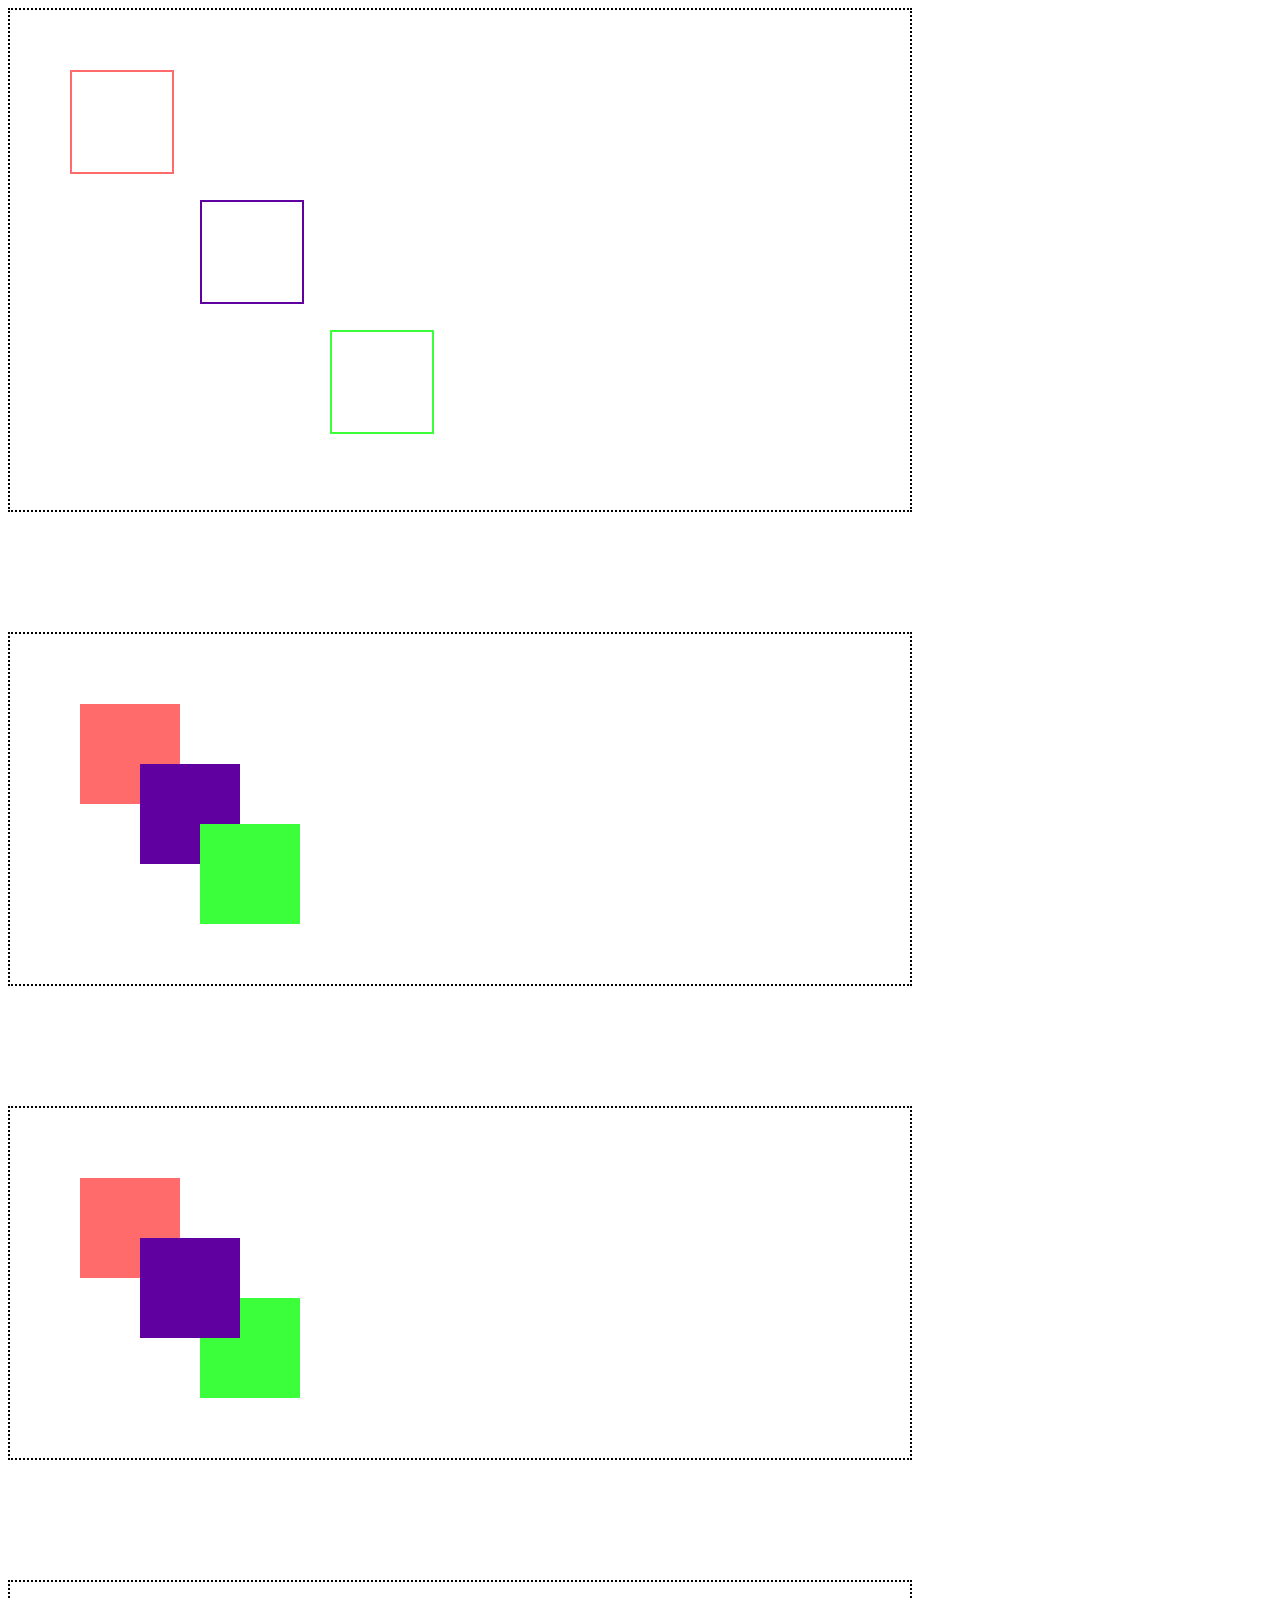
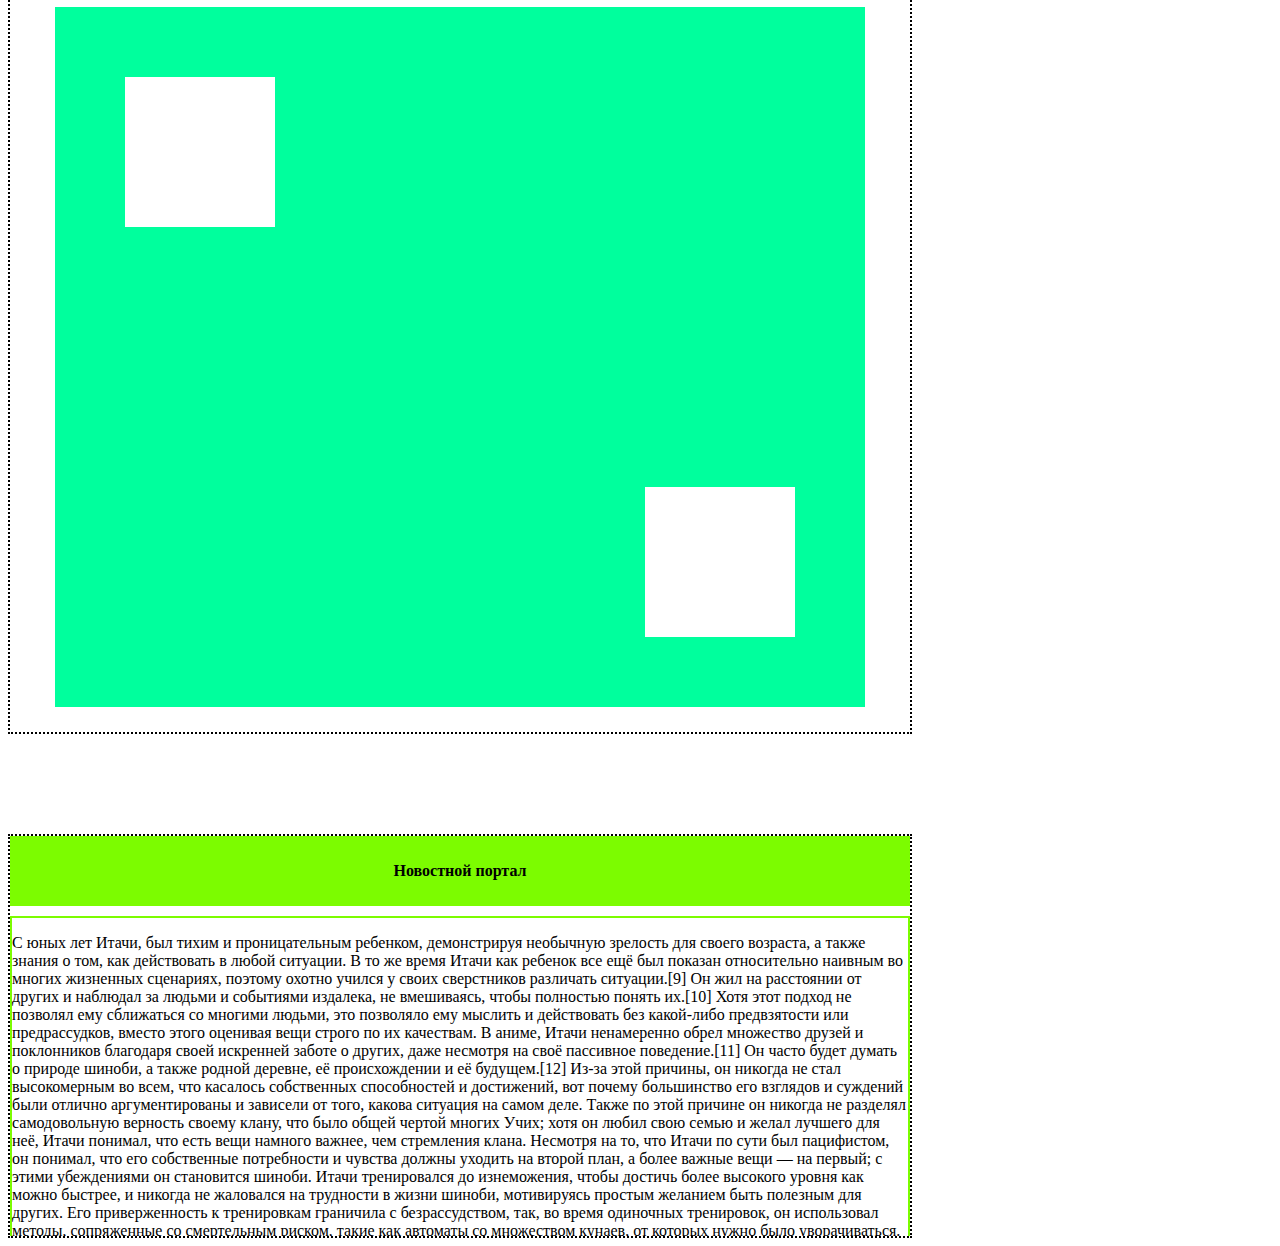
<file: position/index.html>
<!DOCTYPE html>
<html lang="en">
<head>
    <meta charset="UTF-8">
    <meta http-equiv="X-UA-Compatible" content="IE=edge">
    <meta name="viewport" content="width=device-width, initial-scale=1.0">
    <title>lab 4</title>
    <link rel="stylesheet" href="css/style.css">
</head>
<body>
    <div class="kub">
        <div class="red"></div>
        <div class="purple"></div>
        <div class="green"></div>
    </div>


    <div class="pustota"></div>
    <div class="kub2">
        <div class="red2"></div>
        <div class="purple2"></div>
        <div class="green2"></div>
    </div>

    
    <div class="pustota2"></div>
    <div class="kub3">
        <div class="red3"></div>
        <div class="purple3"></div>
        <div class="green3"></div>
    </div>

    
    <div class="pustota3"></div>
    <div class="kub4">
        <div class="back">
            <div class="item1"></div>
            <div class="item2"></div>
        </div>
    </div>


    <div class="pustota4"></div>
    <div class="kub5">
        <div class="block1">
            <b>Новостной портал</b>
        </div>
        <div class="help">
            <div class="block2">
            <p> С юных лет Итачи, был тихим и проницательным ребенком, демонстрируя необычную зрелость для своего возраста, а также знания о том, как действовать в любой ситуации. В то же время Итачи как ребенок все ещё был показан относительно наивным во многих жизненных сценариях, поэтому охотно учился у своих сверстников различать ситуации.[9] Он жил на расстоянии от других и наблюдал за людьми и событиями издалека, не вмешиваясь, чтобы полностью понять их.[10] Хотя этот подход не позволял ему сближаться со многими людьми, это позволяло ему мыслить и действовать без какой-либо предвзятости или предрассудков, вместо этого оценивая вещи строго по их качествам. В аниме, Итачи ненамеренно обрел множество друзей и поклонников благодаря своей искренней заботе о других, даже несмотря на своё пассивное поведение.[11] Он часто будет думать о природе шиноби, а также родной деревне, её происхождении и её будущем.[12] Из-за этой причины, он никогда не стал высокомерным во всем, что касалось собственных способностей и достижений, вот почему большинство его взглядов и суждений были отлично аргументированы и зависели от того, какова ситуация на самом деле. Также по этой причине он никогда не разделял самодовольную верность своему клану, что было общей чертой многих Учих; хотя он любил свою семью и желал лучшего для неё, Итачи понимал, что есть вещи намного важнее, чем стремления клана. Несмотря на то, что Итачи по сути был пацифистом, он понимал, что его собственные потребности и чувства должны уходить на второй план, а более важные вещи — на первый; с этими убеждениями он становится шиноби. Итачи тренировался до изнеможения, чтобы достичь более высокого уровня как можно быстрее, и никогда не жаловался на трудности в жизни шиноби, мотивируясь простым желанием быть полезным для других. Его приверженность к тренировкам граничила с безрассудством, так, во время одиночных тренировок, он использовал методы, сопряженные со смертельным риском, такие как автоматы со множеством кунаев, от которых нужно было уворачиваться. Благодаря своему опыту ниндзя, Итачи подходил к своим проблемам с куда меньшей жестокостью, чем кто-либо другой, что удовлетворяло его миролюбие. Именно эти черты его характера стали причиной конфликта перед Резней Клана Учиха: он не хотел причинять боль своей семье и пытался найти мирное решение вопроса, но в то же время понимал, что наименее кровопролитным исходом будет истребление всего клана. Как только он принимает это решение, его обычно спокойные взаимоотношения с членами кланов становятся более натянутыми, он в открытую заявляет о своём недовольстве, критикуя их за решения, которые предрешили и их, и его судьбу. Несмотря на всю ту боль, которую Итачи испытал при убийстве клана, он всё равно не винил руководство Конохи, которое поручило ему это задание; хотя он и не доверял Данзо лично, Итачи понимал, что его интересы направлены лишь на благополучие Конохи. Но Итачи — отчасти из-за необходимости присоединения к Акацуки, — сильно изменяется после уничтожения клана и практически не показывает никаких эмоций. Итачи начинает чаще использовать грубую силу для достижения целей и разрешает своему партнёру, Кисаме, использовать насилие, утверждая, что так необходимо сделать ради достижения целей Акацуки.[13] Но Итачи всё же не полностью подавил свою миролюбивую натуру, из-за чего в некоторых ситуациях пытается обуздать Кисаме, если сопутствующий ущерб окажется слишком высоким для них или для других. И хотя Кисаме иногда был недоволен его действиями, он считал Итачи хорошим другом и всегда слушал его наставления. Недолго он состоял в партнёрах с Джузо, к которому, по-видимому, он испытывал немалое уважение и после его смерти вложил в его руки остатки Кубикирибочо как знак уважения к погибшему товарищу. Защита Конохи всегда была на первом месте у Итачи,[14] но не менее важной для него задачей было благополучие Саске. С самого рождения Саске, Итачи приглядывал за ним и наблюдал за его взрослением. Они вместе целыми днями гуляли в лесах Конохи и самостоятельно выполняли ничего не значащие миссии. Когда Итачи начал становиться опытным ниндзя и привлек к себе основное внимание отца, он порою все равно противился его пожеланиям в пользу Саске и тратил это время на своего младшего брата, делая его таким образом счастливее. Саске, желая быть похожим на старшего брата, часто просил его потренироваться с ним в искусстве ниндзя. Но Итачи почти никогда не тренировался с ним, а лишь щелкал его по лбу и обещал, что они потренируются в следующий раз. К сожалению, он никогда не сдерживал эти обещания.[15] Именно ради безопасности Саске, Итачи в конце-концов решился на полное уничтожение клана, полагая, что это бремя стоит того, если гарантирует выживание брата. Но даже при том, что он сделал это ради него, Итачи хотел понести наказание за содеянное, поэтому решил настроить Саске против себя, избрав его в качестве мстителя. Чтобы подтолкнуть Саске на этот путь, Итачи скрыл истинную причину своих действий и надел на себя маску человека, который никогда не любил своего брата. За этой маской, он сказал ему, что всё это время заботился о нём лишь из-за его глаз, с помощью которых сможет достигнуть Вечного Мангекьё Шарингана. Его вступление в Акацуки должно было лишь подтвердить его репутацию, а также при каждой встречи с Саске годы спустя он насмехался над его слабостью и поощрял его стать достаточно сильным, чтобы убить его. Суть его плана состояла в том, что после его смерти Саске прослывет героем. Итачи никогда не хотел, чтобы Саске узнал правду Резни Клана Учиха, и надеялся, что память о ненавистном старшем брате заставит его не поверить ей. После того, как Итачи умер и воскрес, он узнает, что его планы по большей части провалились: Саске не становится героем и все равно добирается до правды о том, что сделал Итачи, из-за чего нацеливается на уничтожение Конохи. Наруто Узумаки указывает на главный изъян в этих планах: Итачи пытался просто манипулировать Саске, вместо того, чтобы быть честным с ним и верить в его собственные силы.[16] Признавая свои ошибки, Итачи пытается быть самим собой, а не личностью, которую изображал из себя, поэтому более добро и открыто начинает относиться к другим, демонстрируя некоторую долю юмора даже в напряженных ситуациях.[17] Он, наконец, вновь встречается с Саске и раскрывается перед ним, признавая все свои действия и показав ему те детали, которые он все еще не знал. Итачи извиняется перед Саске за то, что плохо исполнял обязанности старшего брата, а также предполагает, что если бы он всё рассказал с самого начала, Резни Клана Учиха можно было бы избежать. Под конец он говорит младшему брату, что не нуждается в его прощении, а также утверждает, что будет любить его несмотря ни на что.[18]</p> </div>
        </div>
    </div>
</body>
</html>
</file>
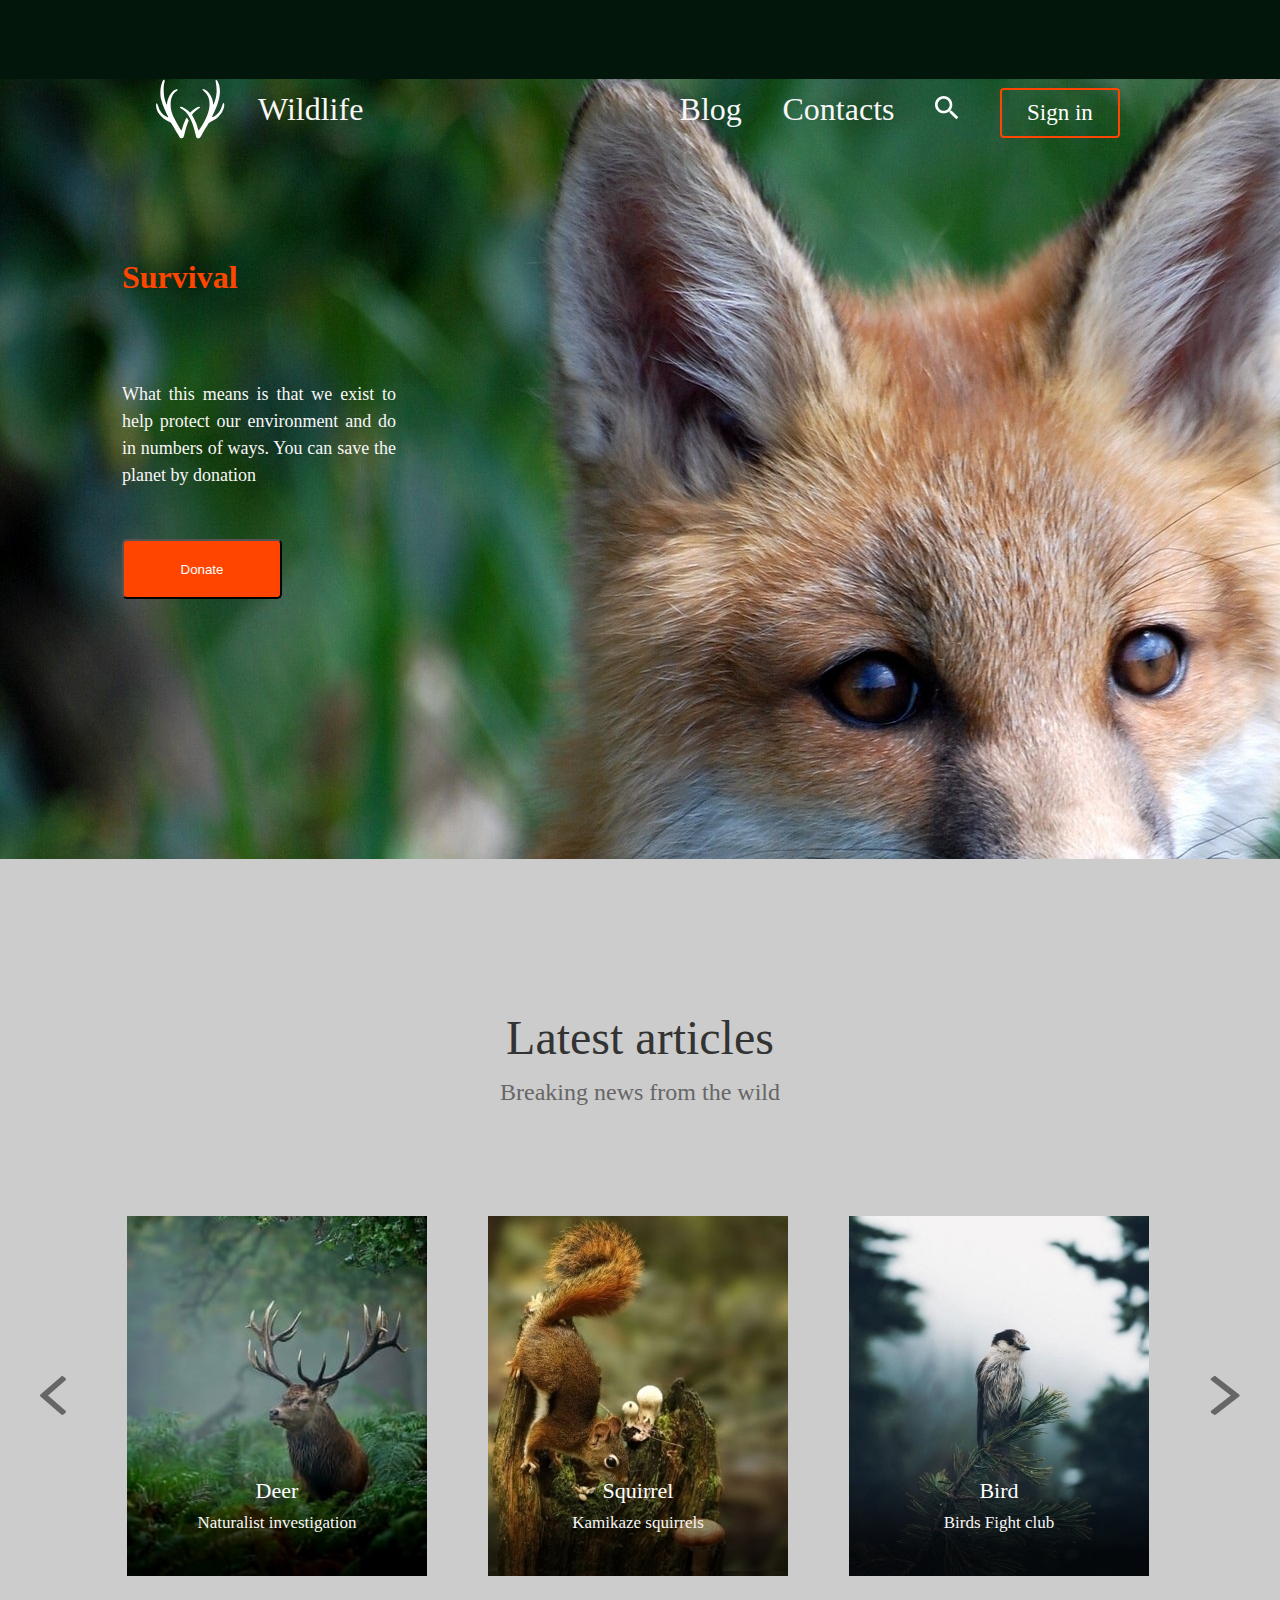
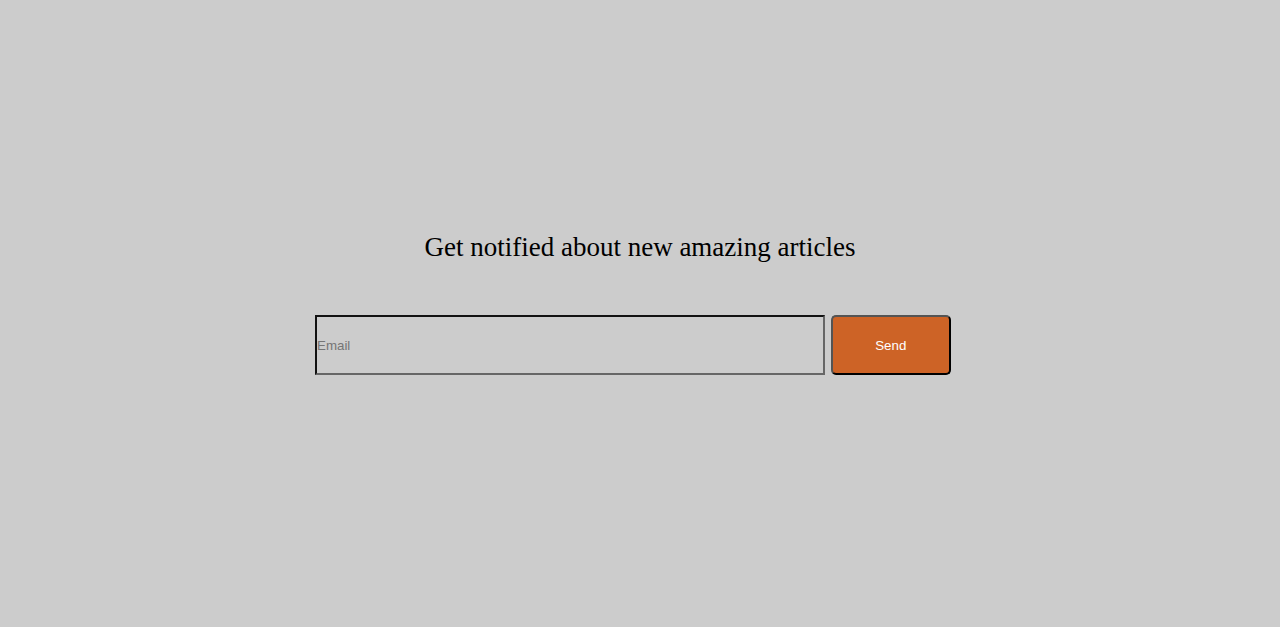
<file: Wildlife-last-articles/index.html>
<!DOCTYPE html>
<html lang="en">
<head>
  <meta charset="UTF-8">
  <meta http-equiv="X-UA-Compatible" content="IE=edge">
  <meta name="viewport" content="width=device-width, initial-scale=1.0">
  <link rel="stylesheet" href="style.css">
  <title>Wildlife</title>
</head>
<body>
  <div class="wrapper">
    <div class="background">
      <header class="header">
        <div class="header__left">
          <div class="left__block">
            <div class="header__logo">
                <svg width="69" height="60" viewBox="0 0 69 60" fill="none" xmlns="http://www.w3.org/2000/svg">
                  <path fill-rule="evenodd" clip-rule="evenodd" d="M6.3948 2.44604C4.16477 7.15504 3.65727 16.4691 5.36475 21.3461C5.73505 22.4039 6.12845 23.6725 6.23905 24.1655C6.50697 25.3616 9.98755 33.4607 11.3835 36.1374C12.7536 38.7639 12.7282 38.7901 10.1004 37.4541C6.3206 35.5326 3.34752 31.5826 2.05042 26.7593C1.13115 23.3408 0.00397348 23.2777 0.0772985 26.6488C0.205224 32.5289 5.17522 38.814 12.5882 42.4708C15.5288 43.9211 14.6779 42.7686 21.2467 54.2024C24.0457 59.0747 24.1808 59.2308 25.5972 59.2308C27.3561 59.2308 27.6071 58.8444 28.5953 54.6155C29.5972 50.3279 30.7228 46.6075 31.9289 43.5965L32.7948 41.4347L31.8533 40.1431C31.3355 39.4326 30.798 38.8502 30.6593 38.8488C30.1948 38.844 28.0869 43.6096 26.7646 47.6535L25.4569 51.6532L23.9027 49.3844C22.4623 47.2811 17.952 38.948 16.8384 36.3319C12.847 26.9553 14.4788 15.6138 20.3028 12.2518C22.3567 11.066 21.9794 9.6086 19.8173 10.3764C15.3945 11.9471 11.3867 18.6498 10.9586 25.1924C10.8617 26.6725 9.7457 24.0611 8.6236 19.7287C7.47227 15.2835 7.3727 6.67708 8.4353 3.47029C9.38888 0.593038 7.67895 -0.265299 6.3948 2.44604ZM59.6933 1.30982C59.574 1.59996 59.6634 2.85175 59.8918 4.09177C61.1044 10.6744 60.7708 16.6257 58.8924 21.9231C57.5846 25.6113 57.0736 26.3963 57.0652 24.7304C57.0377 19.3638 53.3148 12.8507 49.0733 10.7489C45.9222 9.18752 45.6274 10.2683 48.518 12.7851C56.5554 19.7834 54.8527 33.9088 44.1036 49.4043L42.5157 51.6933L41.9636 49.7889C40.4831 44.6822 39.9738 43.3696 38.0497 39.7006L35.9766 35.7474L37.6433 33.7295C38.56 32.6197 40.4344 31.032 41.8087 30.2013C43.183 29.3706 44.2428 28.5095 44.1637 28.2878C43.6667 26.893 39.9378 28.4095 36.4521 31.4239L34.0308 33.5178L31.8846 31.5955C29.582 29.5331 25.8581 27.5444 24.6935 27.7554C23.4517 27.9804 23.6045 28.7779 25.0178 29.4484C31.5726 32.5583 36.2416 40.8258 39.5563 55.1923C40.3933 58.8197 40.6819 59.2308 42.3925 59.2308C43.7998 59.2308 43.9577 59.0614 46.1602 55.1923C47.5179 52.8072 51.0517 46.8561 52.3433 44.7796C52.8356 43.988 54.1098 43.1056 56.201 42.1082C62.3316 39.1839 67.1378 33.2911 68.1072 27.5107C68.7914 23.4293 67.2122 22.8184 66.0997 26.7343C64.7094 31.6287 61.3194 36.0255 57.5225 37.8595C55.6437 38.767 55.6206 38.591 57.1947 35.3476C64.3238 20.6586 65.7354 10.406 61.7265 2.43362C61.0403 1.06904 60.0232 0.506894 59.6933 1.30982Z" fill="white"/>
                </svg>
              <a href="#" class="menu__links1">Wildlife</a>
            </div>
          </div>
        </div>
      <div class="header__right">
        <div class = "right__block"> 
          <nav class="menu">
            <ul class="menu__list">
              <li class="menu__items">
                <a href="#" class="menu__links">Blog</a>
              </li>
              <li class="menu__items">
                <a href="#" class="menu__links1">Contacts</a>
              </li>
              <li class="menu__items">
                <svg width="24" height="24" viewBox="0 0 24 24" fill="none" xmlns="http://www.w3.org/2000/svg">
                  <path d="M8.688 14.688C12.001 14.688 14.688 12 14.688 8.688C14.688 5.376 12 2.688 8.688 2.688C5.376 2.688 2.688 5.376 2.688 8.688C2.688 12 5.376 14.688 8.688 14.688ZM16.688 14.688L23.313 21.313L21.313 23.313L14.688 16.688V15.625L14.313 15.25C12.813 16.563 10.813 17.313 8.688 17.313C3.875 17.313 0 13.5 0 8.688C0 3.876 3.875 0 8.688 0C13.501 0 17.313 3.875 17.313 8.688C17.313 10.813 16.563 12.813 15.25 14.313L15.625 14.688H16.688Z" fill="white"/>
                  </svg>
              </li>
              <li class="menu__items">
                <button href="#" class="Button1">Sign in</button>
              </li>
            </ul>
          </nav>
        </div>
      </div>
      </header>
      <div class="survival">
        <div class="survival-text">
          <div class="title"><h1>Survival</h1></div>
          <div class="regular">What this means is that we exist to help protect our environment and do in numbers of ways. You can save the planet by donation</div>
          <div class="Donate"><button class = "Donate1">Donate</button></div>
        </div>   
      </div>
    </div>
  </div>
  <div class="wildlife-articles">
    <div class="elements">
        <div class="top">
          <div class="latest-articles">
            <h2 class = "main">
              Latest articles
            </h2>
            <h2 class = "sh-2">
              Breaking news from the wild          
            </h2>
          </div>
        </div>    
        <div class="middle">
          <div class="images">
            <svg width="26" height="39" viewBox="0 0 26 39" fill="none" xmlns="http://www.w3.org/2000/svg">
              <path d="M25.9913 3.24993C25.9913 3.56219 25.8125 3.91383 25.545 4.14844L8.00063 19.4998L25.545 34.8511C25.8131 35.0857 25.9913 35.4368 25.9913 35.7496C25.9913 36.0624 25.8125 36.4135 25.545 36.6481L23.3131 38.601C23.045 38.8356 22.6438 38.9915 22.2863 38.9915C21.9288 38.9915 21.5275 38.8351 21.2594 38.601L0.455627 20.3977C0.187502 20.1631 0.00937653 19.812 0.00937653 19.4992C0.00937653 19.1864 0.188127 18.8353 0.455627 18.6007L21.2594 0.397427C21.5275 0.162818 21.9288 0.00695801 22.2863 0.00695801C22.6438 0.00695801 23.045 0.163365 23.3131 0.397427L25.545 2.35032C25.8131 2.58493 25.9913 2.89719 25.9913 3.24883V3.24993Z" fill="#666666"/>
              </svg>
            <div class="image1">
              <div class = textimage> <h4>
                Deer
              </h4>
              <small>
                Naturalist investigation
              </small>
              </div>
            </div>
            <div class="image2">
              <div class = textimage> <h4>
                Squirrel
              </h4>
              <small>
                Kamikaze squirrels
              </small>
              </div>
            </div>
            <div class="image3">
              <div class=textimage><h4>
                Bird
              </h4>
              <small> 
                Birds Fight club
              </small>
              </div>
            </div>
            <svg width="30" height="39" viewBox="0 0 30 39" fill="none" xmlns="http://www.w3.org/2000/svg">
              <path d="M29.6512 19.4997C29.6512 19.812 29.4517 20.1636 29.1531 20.3982L5.93029 38.6015C5.63098 38.8361 5.18308 38.992 4.78401 38.992C4.38494 38.992 3.93703 38.8356 3.63773 38.6015L1.14633 36.6486C0.847031 36.414 0.648193 36.1017 0.648193 35.7501C0.648193 35.4378 0.847728 35.0862 1.14633 34.8516L20.7308 19.5003L1.14633 4.14894C0.847031 3.91433 0.648193 3.56323 0.648193 3.25042C0.648193 2.93761 0.847728 2.58651 1.14633 2.3519L3.63773 0.399014C3.93703 0.164405 4.38494 0.00854492 4.78401 0.00854492C5.18308 0.00854492 5.63098 0.164952 5.93029 0.399014L29.1531 18.6023C29.4524 18.8369 29.6512 19.188 29.6512 19.5008V19.4997Z" fill="#666666"/>
            </svg>
          </div>
        </div>
      <div class = "bottom">
        <div class="down">
          <div class="text_down">
            <h3>Get notified about new amazing articles</h3>
          </div>
          <div class = "email">
            <input name="guruweba_example_email" type="email" placeholder="Email" >
            <button class= "send_button">Send</button>
          </div>
        </div>
      </div>
    </div>
  </div>
</body>
</html>
</file>
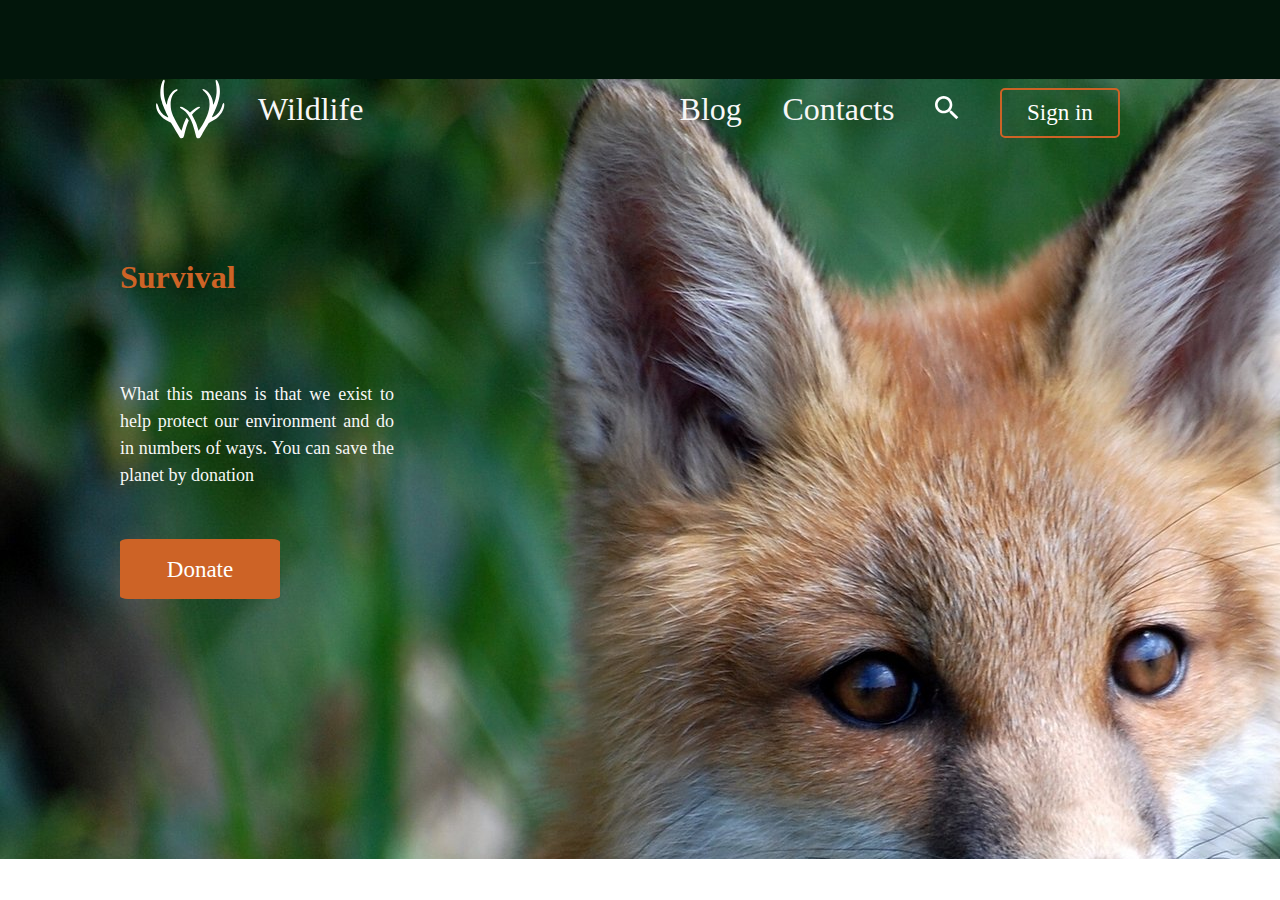
<file: Wildlife-survival/index.html>
<!DOCTYPE html>
<html lang="en">
<head>
  <meta charset="UTF-8">
  <meta http-equiv="X-UA-Compatible" content="IE=edge">
  <meta name="viewport" content="width=device-width, initial-scale=1.0">
  <link rel="stylesheet" href="style.css">
  <title>Wildlife</title>
</head>
<style>
  .lisa{
    background-image: url(kartina.jpg);
  }
</style>
<body>

  <div class="wrapper">
    <div class="lisa">
      <header class="header">
        <div class="header__left">
          <div class="left__block">
            <div class="header__logo">
                <svg width="69" height="60" viewBox="0 0 69 60" fill="none" xmlns="http://www.w3.org/2000/svg">
                  <path fill-rule="evenodd" clip-rule="evenodd" d="M6.3948 2.44604C4.16477 7.15504 3.65727 16.4691 5.36475 21.3461C5.73505 22.4039 6.12845 23.6725 6.23905 24.1655C6.50697 25.3616 9.98755 33.4607 11.3835 36.1374C12.7536 38.7639 12.7282 38.7901 10.1004 37.4541C6.3206 35.5326 3.34752 31.5826 2.05042 26.7593C1.13115 23.3408 0.00397348 23.2777 0.0772985 26.6488C0.205224 32.5289 5.17522 38.814 12.5882 42.4708C15.5288 43.9211 14.6779 42.7686 21.2467 54.2024C24.0457 59.0747 24.1808 59.2308 25.5972 59.2308C27.3561 59.2308 27.6071 58.8444 28.5953 54.6155C29.5972 50.3279 30.7228 46.6075 31.9289 43.5965L32.7948 41.4347L31.8533 40.1431C31.3355 39.4326 30.798 38.8502 30.6593 38.8488C30.1948 38.844 28.0869 43.6096 26.7646 47.6535L25.4569 51.6532L23.9027 49.3844C22.4623 47.2811 17.952 38.948 16.8384 36.3319C12.847 26.9553 14.4788 15.6138 20.3028 12.2518C22.3567 11.066 21.9794 9.6086 19.8173 10.3764C15.3945 11.9471 11.3867 18.6498 10.9586 25.1924C10.8617 26.6725 9.7457 24.0611 8.6236 19.7287C7.47227 15.2835 7.3727 6.67708 8.4353 3.47029C9.38888 0.593038 7.67895 -0.265299 6.3948 2.44604ZM59.6933 1.30982C59.574 1.59996 59.6634 2.85175 59.8918 4.09177C61.1044 10.6744 60.7708 16.6257 58.8924 21.9231C57.5846 25.6113 57.0736 26.3963 57.0652 24.7304C57.0377 19.3638 53.3148 12.8507 49.0733 10.7489C45.9222 9.18752 45.6274 10.2683 48.518 12.7851C56.5554 19.7834 54.8527 33.9088 44.1036 49.4043L42.5157 51.6933L41.9636 49.7889C40.4831 44.6822 39.9738 43.3696 38.0497 39.7006L35.9766 35.7474L37.6433 33.7295C38.56 32.6197 40.4344 31.032 41.8087 30.2013C43.183 29.3706 44.2428 28.5095 44.1637 28.2878C43.6667 26.893 39.9378 28.4095 36.4521 31.4239L34.0308 33.5178L31.8846 31.5955C29.582 29.5331 25.8581 27.5444 24.6935 27.7554C23.4517 27.9804 23.6045 28.7779 25.0178 29.4484C31.5726 32.5583 36.2416 40.8258 39.5563 55.1923C40.3933 58.8197 40.6819 59.2308 42.3925 59.2308C43.7998 59.2308 43.9577 59.0614 46.1602 55.1923C47.5179 52.8072 51.0517 46.8561 52.3433 44.7796C52.8356 43.988 54.1098 43.1056 56.201 42.1082C62.3316 39.1839 67.1378 33.2911 68.1072 27.5107C68.7914 23.4293 67.2122 22.8184 66.0997 26.7343C64.7094 31.6287 61.3194 36.0255 57.5225 37.8595C55.6437 38.767 55.6206 38.591 57.1947 35.3476C64.3238 20.6586 65.7354 10.406 61.7265 2.43362C61.0403 1.06904 60.0232 0.506894 59.6933 1.30982Z" fill="white"/>
                </svg>
              <a href="#" class="menu__links1">Wildlife</a>
            </div>
          </div>
        </div>
      <div class="header__right">
        <div class = "right__block"> 
          <nav class="menu">
            <ul class="menu__list">
              <li class="menu__items">
                <a href="https://www.instagram.com/cr1cn/" class="menu__links">Blog</a>
              </li>
              <li class="menu__items">
                <a href="#" class="menu__links">Contacts</a>
              </li>
              <li class="menu__items">
                <svg width="24" height="24" viewBox="0 0 24 24" fill="none" xmlns="http://www.w3.org/2000/svg">
                  <path d="M8.688 14.688C12.001 14.688 14.688 12 14.688 8.688C14.688 5.376 12 2.688 8.688 2.688C5.376 2.688 2.688 5.376 2.688 8.688C2.688 12 5.376 14.688 8.688 14.688ZM16.688 14.688L23.313 21.313L21.313 23.313L14.688 16.688V15.625L14.313 15.25C12.813 16.563 10.813 17.313 8.688 17.313C3.875 17.313 0 13.5 0 8.688C0 3.876 3.875 0 8.688 0C13.501 0 17.313 3.875 17.313 8.688C17.313 10.813 16.563 12.813 15.25 14.313L15.625 14.688H16.688Z" fill="white"/>
                  </svg>
                  <h1 hidden>Wildlife</h1>
              </li>
              <li class="menu__items">
                <button href="#" class="menu__links">Sign in</button>
              </li>
            </ul>
          </nav>
        </div>
      </div>
      </header>
      <div class="survival">
        <div class="survival-text">
          <div class="title"><h1>Survival</h1></div>
          <div class="regular">What this means is that we exist to help protect our environment and do in numbers of ways. You can save the planet by donation</div>
          <div class="Donate"><button class = "Donate1">Donate</button></div>

        </div>   
      </div>
    </div>
  </div>

</body>

</html>
</file>
<file: position/css/style.css>
.kub{
    height:500px;
    width:900px;
    border: 2px dotted #000000;
}
.red{
    height:100px;
    width:100px;
    border: 2px solid #ff6b6b;
    position: absolute;
    top:70px;
    left:70px;
}
.purple{
    height:100px;
    width:100px;
    border: 2px solid #6000a0;
    position: absolute;
    top:200px;
    left:200px
}
.green{
    height:100px;
    width:100px;
    border: 2px solid #3aff3a;
    position: absolute;
    top:330px;
    left:330px;
}





.pustota{
    height:120px;
}
.kub2{
    height:350px;
    width:900px;
    border: 2px dotted #000000;
    position: relative;
}
.red2{
    height:100px;
    width:100px;
    background-color: #ff6b6b;
    position: absolute;
    top:70px;
    left:70px;
}
.purple2{
    height:100px;
    width:100px;
    background-color: #6000a0;
    position: absolute;
    top:130px;
    left:130px
}
.green2{
    height:100px;
    width:100px;
    background-color: #3aff3a;
    position: absolute;
    top:190px;
    left:190px;
}





.pustota2{
    height:120px;
}
.kub3{
    height:350px;
    width:900px;
    border: 2px dotted #000000;
    position: relative;
}
.red3{
    height:100px;
    width:100px;
    background-color: #ff6b6b;
    position: absolute;
    top:70px;
    left:70px;
}
.purple3{
    height:100px;
    width:100px;
    background-color: #6000a0;
    position: absolute;
    top:130px;
    left:130px;
    z-index: 1;
}
.green3{
    height:100px;
    width:100px;
    background-color: #3aff3a;
    position: absolute;
    top:190px;
    left:190px;
}





.pustota3{
    height:120px;
}
.kub4{
    height:750px;
    width:900px;
    border: 2px dotted #000000;
    position: relative;
}
.back{
    height:700px;
    width:810px;
    position: absolute;
    top:25px;
    left:45px;
    right:45px;
    bottom:25px;
    background-color: #00ff9d;
}
.item1{
    height:150px;
    width:150px;
    position: absolute;
    top:70px;
    left:70px;
    background-color: #FFFFFF;
}
.item2{
    height:150px;
    width:150px;
    position: absolute;
    bottom:70px;
    right:70px;
    background-color: #FFFFFF;
}





.pustota4{
    height:100px;
}
.kub5{
    height:400px;
    width:900px;
    border: 2px dotted #000000;
    position: relative;
}
.help{
    height:330px;
    width:900px;
    position: absolute;
    top:70px;
    overflow: auto;
}
.block1{
    text-align:center;
    vertical-align:middle;
    height:70px;
    width:900px;
    background-color: #7CFC00;
    display: table-cell;
}
.block2{
    height:1050px;
    width:896px;
    border: 2px solid #7CFC00;
    position: absolute;
    top:10px;
}
</file>
<file: Wildlife-last-articles/style.css>
* {
  padding: 0;
  margin: 0;
  list-style-type: none;
  box-sizing: border-box;
}

.wrapper {
  z-index: -1;
  width: 100vw;
  display: flex;
  justify-content: center;
  padding-top: 79px;
  background-color: #02160b;
}

.background {
  background-image: url(kartina.jpg);
  width: 100%;
  max-width: 1440px;
  height: 780px;
}

.header {
  display: flex;
  justify-content: space-around;
  font-family: Roboto;
  font-size: 32px;
  font-style: normal;
  font-weight: 400;
  line-height: 60px;
  letter-spacing: 0em;
}

.header__logo {
  width: 240px;
  height: 60px;
  display: flex;
  justify-content: space-around;
  align-items: center;
}

.menu__list{
  width:481px;
  display: flex;
  justify-content: space-around;
}

.menu__links {
  text-decoration: none;
}

button {
  text-decoration: none;
}

.Button1 {
  height: 50px;
  width: 120px;
  font-family: Roboto;
  font-size: 23px;
  font-style: normal;
  font-weight: 400;
  line-height: 27px;
  letter-spacing: 0em;
  text-align: center;
  border: 2px solid orangered ;
  box-sizing: border-box;
  border-radius: 4px;
  background-color: Transparent;
  color: white;      
}

a {
  color: rgba(247, 247, 247, 1);
}

.menu__items:hover {
  transform: translateY(-5px);
}

.menu__links1:hover {
  transform: translateY(-5px);
}

.menu__links1 {
  text-decoration: none;
}

.survival {
  display: flex;
  align-items: flex-end;
  height:460px;
  width: 395px;
  justify-content: flex-end;
}

.survival-text {
  width: 273px;
  height: 340px;
  display: flex;
  justify-content: space-between;
  flex-direction: column;  
}

.title {
  text-align: left;
  width: 199px;
  height: 72px;
  color: orangered;
  display: flex;
}

.h1 {
  font-family: Open Sans;
  font-size: 48px;
  font-style: normal;
  font-weight: 400;
  line-height: 72px;
  letter-spacing: 2px;
  color: orangered;
}

.regular {
  display: flex;
  font-family: Open Sans;
  font-size: 18px;
  font-style: normal;
  font-weight: 400;
  line-height: 27px;
  letter-spacing: 0em;
  text-align: justify;
  color:rgba(247, 247, 247, 1);
  width: 274px;
  height: 108px;
}

.Donate {
  text-align: left;
  display: flex;
  width: 160px;
  height: 60px;
  font-family: Roboto;
  font-size: 23px;
  font-style: normal;
  font-weight: 400;
  line-height: 27px;
  letter-spacing: 0em;
  text-align: center;
  color: rgba(247, 247, 247, 1);
}

.Donate1 {

  background: orangered ;
  width: 160px;
  height: 60px;
  border-radius: 5px;
  color:white;
  text-decoration: none;

}

.Donate1:hover {
  transition: 500ms;
  transform: scale(1.2,1.2);
}

.wildlife-articles {
  background-color: #02160b;
  z-index: -1;
  width: 100vw;
  display: flex;
  justify-content: center;
}

.elements {
  width: 100%;
  max-width: 1440px;
  max-height: 1368px;
  background: rgba(204, 204, 204, 1);
  display: flex;
  flex-direction: column;
  justify-content: space-between;  
  align-items: center;
}

.top {
  height: 270px;;
  display: flex;
  align-items: flex-end;
}

.middle {
  height: 500px;
  display: flex;
  align-items: flex-end;
}

.bottom { 
  display: flex;
  flex-direction: column;
  align-items: center;
  justify-content: space-around;
  height: 700px;
}

.latest-articles {
  display: flex;
  flex-direction: column;
  align-items: center;
}

.main { 
  font-family: open Sans;
  font-size: 48px;
  font-style: normal;
  font-weight: 400;
  line-height: 72px;
  letter-spacing: 0em;
  text-align: center;
  color: rgba(51, 51, 51, 1);
}

.sh-2 {
  font-family: Open Sans;
  font-size: 24px;
  font-style: normal;
  font-weight: 400;
  line-height: 36px;
  letter-spacing: 0em;
  text-align: center;
  color: rgba(102, 102, 102, 1);
}

.images {
  display: flex;
  justify-content: space-between;
  align-items: center;
  height: 360px;
  width: 1200px ;
}

.image1 {
  display: flex;
  justify-content: center;
  align-items: flex-end;
  background-image: url(Deer.jpg);
  height: 360px;
  width: 300px;
}

.image2 {
  display: flex;
  justify-content: center;
  align-items: flex-end;
  background-image: url(squirrel.jpg);
  height: 360px;
  width: 300px;
}

.image3 {
  display: flex;
  justify-content: center;
  align-items: flex-end;
  height: 360px;
  width: 300px;
  background-image: url(Bird.jpg);
}

h4 {
  color:white;
  font-family: Open Sans;
  font-size: 22px;
  font-style: normal;
  font-weight: 400;
  line-height: 36px;
  letter-spacing: 0em;
  text-align: center;
}

small {
  font-family: Open Sans;
  font-size: 17px;
  font-style: normal;
  font-weight: 400;
  line-height: 27px;
  letter-spacing: 0em;
  text-align: center;
  color: rgba(247, 247, 247, 1);
}

.textimage {
  margin-bottom: 40px;
}

h3 {
  font-family: Open Sans;
  font-size: 27px;
  font-style: normal;
  font-weight: 400;
  line-height: 41px;
  letter-spacing: 0em;
  text-align: center;
}

.email {
  height: 60px;
  width: 650px;
  font-family: Roboto;
  font-size: 23px;
  font-style: normal;
  font-weight: 400;
  line-height: 27px;
  letter-spacing: 0em;
  text-align: left;
}

.send_button {
  background: rgba(205, 99, 38, 1);
  height: 60px;
  width: 120px;
  border-radius: 5px;
  color:white;
}

input {
  height: 60px;
  width: 510px;
  border-color: rgba(102, 102, 102, 1); 
  background: rgba(204, 204, 204, 1);  
}

.text_down {
  height: 41px;
  width: 526px;
}

.down {
  height: 30%;
  display: flex;
  flex-direction: column;
  justify-content:space-around;
  align-items: center;
}
</file>
<file: Wildlife-survival/style.css>
* {
    padding: 0;
    margin: 0;
    list-style-type: none;
    box-sizing: border-box;
  
  }
  
  .wrapper {
    z-index: -1;
    width: 100vw;
    display: flex;
    justify-content: center;
    padding-top: 79px;
    background-color: #02160b
  }
  
  .lisa {
    
    width: 100%;
    max-width: 1440px;
    height: 780px;
  }
  
  .header {
    display: flex;
    justify-content: space-around;
    font-family: Roboto;
    font-size: 32px;
    font-style: normal;
    font-weight: 400;
    line-height: 60px;
    letter-spacing: 0em;
  }
  
  .header__logo {
    width: 240px;
    height: 60px;
  
    display: flex;
    justify-content: space-around;
    align-items: center;
  }
  
  .menu__list{
    width:481px;
    display: flex;
    justify-content: space-around;
  }
  
  .menu__links {
    text-decoration: none;
  }
  
  button {
    height: 50px;
    width: 120px;
    font-family: Roboto;
    font-size: 23px;
    font-style: normal;
    font-weight: 400;
    line-height: 27px;
    letter-spacing: 0em;
    text-align: center;
    border: 2px solid #CD6326;
    box-sizing: border-box;
    border-radius: 5px;
    background-color: Transparent;
    color: white;      
  }
  a {
    color: rgba(247, 247, 247, 1);
  
  }
  
  .menu__items:hover {
    transform: translateY(-5px);
  }
  
  .menu__links1:hover {
    transform: translateY(-5px);
  }
  .menu__links1 {
    text-decoration: none;
  }
  .survival {
    display: flex;
    align-items: flex-end;
    height:460px;
    width: 395px;
    justify-content: flex-end;
  }
  
  
  .survival-text {
    width: 275px;
    height: 340px;
    display: flex;
    justify-content: space-between;
    flex-direction: column;
    
  }
  
  .title {
    text-align: left;
    width: 199px;
    height: 72px;
    color: rgba(205, 99, 38, 1);
    display: flex;
  
  }
  
  .h1 {
    font-family: Open Sans;
    font-size: 48px;
    font-style: normal;
    font-weight: 400;
    line-height: 72px;
    letter-spacing: 2px;
    color: rgba(205, 99, 38, 1);
  }
  
  
  .regular {
  
    display: flex;
    font-family: Open Sans;
    font-size: 18px;
    font-style: normal;
    font-weight: 400;
    line-height: 27px;
    letter-spacing: 0em;
    text-align: left;
    
    text-align: justify;
    color:rgba(247, 247, 247, 1);
    width: 274px;
    height: 108px;
  
  }
  
  .Donate {
    
    text-align: left;
   
    display: flex;
    width: 160px;
    height: 60px;
    font-family: Roboto;
    font-size: 23px;
    font-style: normal;
    font-weight: 400;
    line-height: 27px;
    letter-spacing: 0em;
    text-align: center;
    color: rgba(247, 247, 247, 1);
  }
  
  .Donate1 {
    background: rgba(205, 99, 38, 1);
    border-radius: 5%;
    width: 160px;
    height: 60px;
  
  }
  
  .Donate1:hover {
    transition: 500ms;
    transform: scale(1.2,1.2);
  }
</file>
